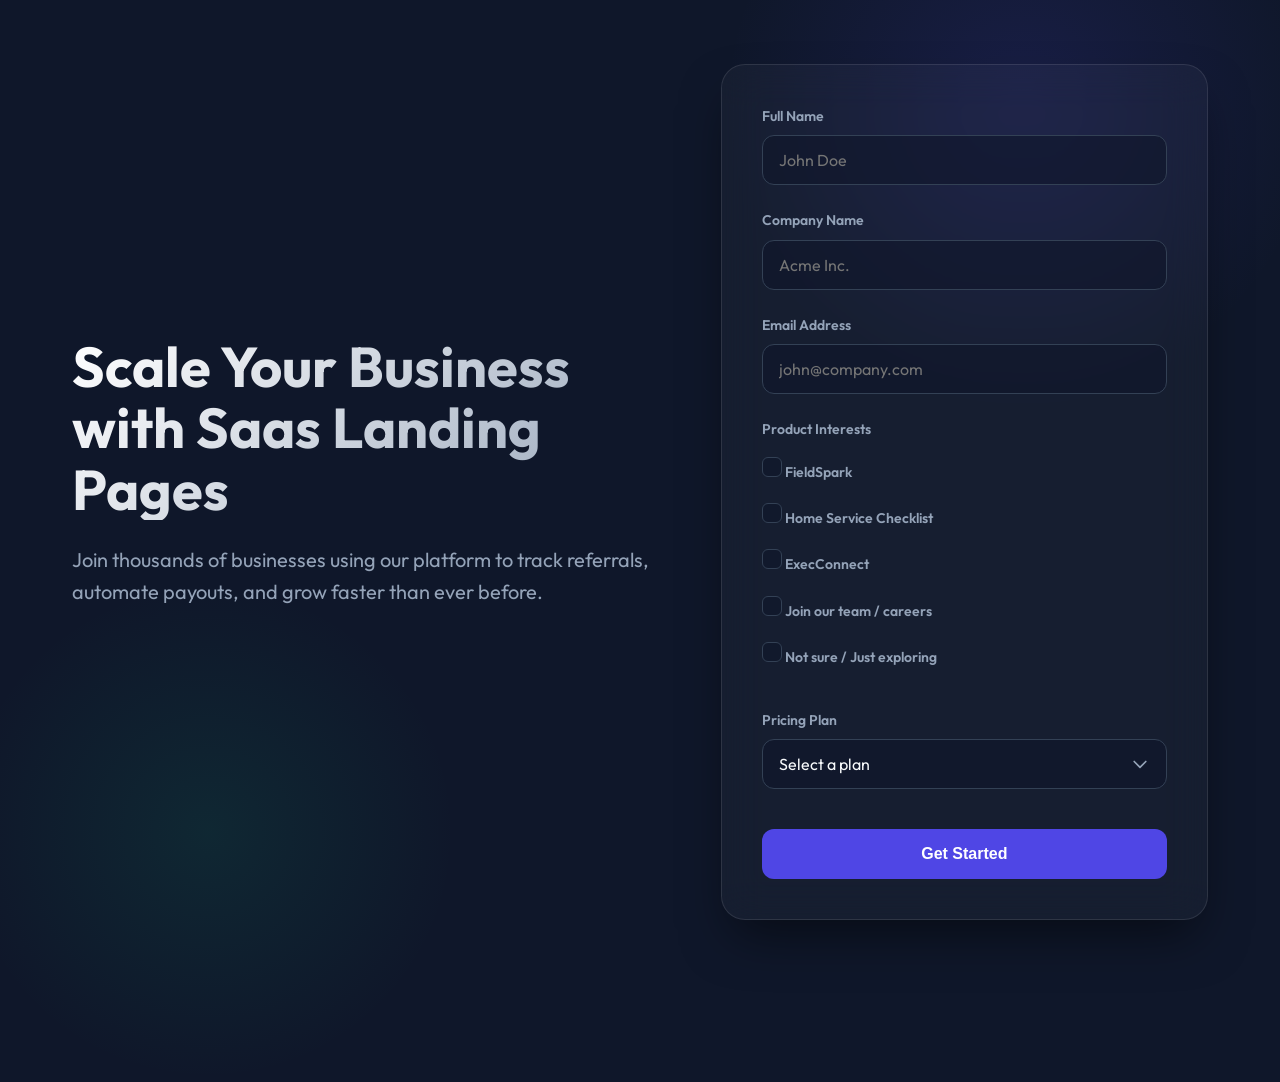
<file: index.html>
<!DOCTYPE html>
<html lang="en">

<head>
    <meta charset="UTF-8">
    <meta name="viewport" content="width=device-width, initial-scale=1.0">
    <title>Partner.io | Scale Your Business</title>
    <meta name="description"
        content="Join the partner network that helps you scale your business through referral tracking and automation.">
    <link rel="stylesheet" href="style.css">
    <!-- Tracking Script -->
    <script src="https://widget.partner.io/partnerLink.js"></script>
    <script data-site-id="site_c0uydxbbmmevu485" src="https://www.measured.site/js/script.js"
        data-api-url="https://www.measured.site/api/session" defer></script>
</head>

<body>
    <div class="container">
        <section class="hero">
            <div class="hero-content">
                <div class="hero-text">
                    <h1>Scale Your Business with Saas Landing Pages</h1>
                    <p>Join thousands of businesses using our platform to track referrals, automate payouts, and grow
                        faster than ever before.</p>
                </div>

                <div class="hero-form">
                    <div class="form-card">
                        <form id="signupForm">
                            <div class="form-group">
                                <label for="name">Full Name</label>
                                <input type="text" id="name" name="name" class="form-control" placeholder="John Doe"
                                    required>
                            </div>

                            <div class="form-group">
                                <label for="company">Company Name</label>
                                <input type="text" id="company" name="company" class="form-control"
                                    placeholder="Acme Inc." required>
                            </div>

                            <div class="form-group">
                                <label for="email">Email Address</label>
                                <input type="email" id="email" name="email" class="form-control"
                                    placeholder="john@company.com" required>
                            </div>

                            <div class="form-group">
                                <label class="form-label">Product Interests</label>
                                <div class="checkbox-group">
                                    <label class="checkbox-item">
                                        <input type="checkbox" id="FieldSpark" name="FieldSpark" data-name="FieldSpark">
                                        <span>FieldSpark</span>
                                    </label>
                                    <label class="checkbox-item">
                                        <input type="checkbox" id="Home-Service-Checklist" name="Home-Service-Checklist"
                                            data-name="Home Service Checklist">
                                        <span>Home Service Checklist</span>
                                    </label>
                                    <label class="checkbox-item">
                                        <input type="checkbox" id="ExecConnect" name="ExecConnect"
                                            data-name="ExecConnect">
                                        <span>ExecConnect</span>
                                    </label>
                                    <label class="checkbox-item">
                                        <input type="checkbox" id="Join-our-team-careers" name="Join-our-team-careers"
                                            data-name="Join our team / careers">
                                        <span>Join our team / careers</span>
                                    </label>
                                    <label class="checkbox-item">
                                        <input type="checkbox" id="Not-sure-Just-exploring" name="Not-sure-Just-exploring"
                                            data-name="Not sure / Just exploring">
                                        <span>Not sure / Just exploring</span>
                                    </label>
                                </div>
                            </div>

                            <div class="form-group">
                                <label for="plan">Pricing Plan</label>
                                <select id="plan" name="plan" class="form-control" required>
                                    <option value="" disabled selected>Select a plan</option>
                                    <option value="starter">Starter - $49/mo</option>
                                    <option value="pro">Pro - $149/mo</option>
                                    <option value="enterprise">Enterprise - Custom</option>
                                </select>
                            </div>

                            <button type="submit" class="btn-submit">
                                <span class="btn-text">Get Started</span>
                                <div class="loading-spinner"></div>
                            </button>

                            <div id="formMessage" class="message"></div>
                        </form>
                    </div>
                </div>
            </div>
        </section>
    </div>

    <script src="script.js"></script>
</body>

</html>
</file>
<file: style.css>
@import url('https://fonts.googleapis.com/css2?family=Outfit:wght@300;400;600;700&display=swap');

:root {
    --primary: #4F46E5;
    --primary-hover: #4338CA;
    --secondary: #10B981;
    --background: #0F172A;
    --surface: #1E293B;
    --text-main: #F8FAFC;
    --text-muted: #94A3B8;
    --border: #334155;
    --error: #EF4444;
    --success: #10B981;
    --glass: rgba(255, 255, 255, 0.03);
    --glass-border: rgba(255, 255, 255, 0.1);
}

* {
    margin: 0;
    padding: 0;
    box-sizing: border-box;
}

body {
    font-family: 'Outfit', sans-serif;
    background-color: var(--background);
    color: var(--text-main);
    line-height: 1.6;
    overflow-x: hidden;
}

.container {
    max-width: 1200px;
    margin: 0 auto;
    padding: 0 2rem;
}

/* Hero Section */
.hero {
    min-height: 100vh;
    display: flex;
    align-items: center;
    justify-content: center;
    position: relative;
    padding: 4rem 0;
}

.hero::before {
    content: '';
    position: absolute;
    top: -20%;
    right: -10%;
    width: 600px;
    height: 600px;
    background: radial-gradient(circle, rgba(79, 70, 229, 0.15) 0%, rgba(15, 23, 42, 0) 70%);
    z-index: -1;
}

.hero::after {
    content: '';
    position: absolute;
    bottom: -10%;
    left: -10%;
    width: 500px;
    height: 500px;
    background: radial-gradient(circle, rgba(16, 185, 129, 0.1) 0%, rgba(15, 23, 42, 0) 70%);
    z-index: -1;
}

.hero-content {
    display: grid;
    grid-template-columns: 1.2fr 1fr;
    gap: 4rem;
    align-items: center;
}

@media (max-width: 968px) {
    .hero-content {
        grid-template-columns: 1fr;
        text-align: center;
    }
}

.hero-text h1 {
    font-size: 3.5rem;
    font-weight: 700;
    line-height: 1.1;
    margin-bottom: 1.5rem;
    background: linear-gradient(135deg, #fff 0%, #94A3B8 100%);
    -webkit-background-clip: text;
    -webkit-text-fill-color: transparent;
}

.hero-text p {
    font-size: 1.25rem;
    color: var(--text-muted);
    margin-bottom: 2.5rem;
}

/* Form Styling */
.form-card {
    background: var(--glass);
    backdrop-filter: blur(20px);
    -webkit-backdrop-filter: blur(20px);
    border: 1px solid var(--glass-border);
    border-radius: 1.5rem;
    padding: 2.5rem;
    box-shadow: 0 25px 50px -12px rgba(0, 0, 0, 0.5);
}

.form-group {
    margin-bottom: 1.5rem;
}

.form-group label {
    display: block;
    font-size: 0.875rem;
    font-weight: 600;
    color: var(--text-muted);
    margin-bottom: 0.5rem;
}

.form-control {
    width: 100%;
    padding: 0.875rem 1rem;
    background: rgba(15, 23, 42, 0.6);
    border: 1px solid var(--border);
    border-radius: 0.75rem;
    color: var(--text-main);
    font-family: inherit;
    font-size: 1rem;
    transition: all 0.2s ease;
}

.form-control:focus {
    outline: none;
    border-color: var(--primary);
    box-shadow: 0 0 0 4px rgba(79, 70, 229, 0.1);
}

.checkbox-group {
    display: flex;
    flex-direction: column;
    gap: 0.75rem;
    padding: 0.5rem 0;
}

.checkbox-item {
    display: flex;
    align-items: center;
    gap: 0.75rem;
    cursor: pointer;
    font-size: 0.9375rem;
    color: var(--text-main);
}

.checkbox-item input[type="checkbox"] {
    appearance: none;
    -webkit-appearance: none;
    width: 1.25rem;
    height: 1.25rem;
    background: rgba(15, 23, 42, 0.6);
    border: 1px solid var(--border);
    border-radius: 0.375rem;
    cursor: pointer;
    position: relative;
    transition: all 0.2s ease;
}

.checkbox-item input[type="checkbox"]:checked {
    background: var(--primary);
    border-color: var(--primary);
}

.checkbox-item input[type="checkbox"]:checked::after {
    content: '';
    position: absolute;
    left: 7px;
    top: 3px;
    width: 4px;
    height: 8px;
    border: solid white;
    border-width: 0 2px 2px 0;
    transform: rotate(45deg);
}

.checkbox-item:hover input[type="checkbox"] {
    border-color: var(--primary);
}

select.form-control {
    appearance: none;
    background-image: url("data:image/svg+xml,%3Csvg xmlns='http://www.w3.org/2000/svg' fill='none' viewBox='0 0 24 24' stroke='%2394A3B8'%3E%3Cpath stroke-linecap='round' stroke-linejoin='round' stroke-width='2' d='M19 9l-7 7-7-7'%3E%3C/path%3E%3C/svg%3E");
    background-repeat: no-repeat;
    background-position: right 1rem center;
    background-size: 1.25rem;
}

.btn-submit {
    width: 100%;
    padding: 1rem;
    background: var(--primary);
    color: #fff;
    border: none;
    border-radius: 0.75rem;
    font-size: 1rem;
    font-weight: 600;
    cursor: pointer;
    transition: all 0.2s ease;
    margin-top: 1rem;
}

.btn-submit:hover {
    background: var(--primary-hover);
    transform: translateY(-1px);
}

.btn-submit:active {
    transform: translateY(0);
}

.loading-spinner {
    display: none;
    width: 1.25rem;
    height: 1.25rem;
    border: 2px solid rgba(255, 255, 255, 0.3);
    border-radius: 50%;
    border-top-color: #fff;
    animation: spin 0.8s linear infinite;
    margin: 0 auto;
}

@keyframes spin {
    to {
        transform: rotate(360deg);
    }
}

.message {
    margin-top: 1rem;
    padding: 1rem;
    border-radius: 0.75rem;
    font-size: 0.875rem;
    display: none;
}

.message.success {
    display: block;
    background: rgba(16, 185, 129, 0.1);
    color: var(--secondary);
    border: 1px solid rgba(16, 185, 129, 0.2);
}

.message.error {
    display: block;
    background: rgba(239, 68, 68, 0.1);
    color: var(--error);
    border: 1px solid rgba(239, 68, 68, 0.2);
}
</file>
